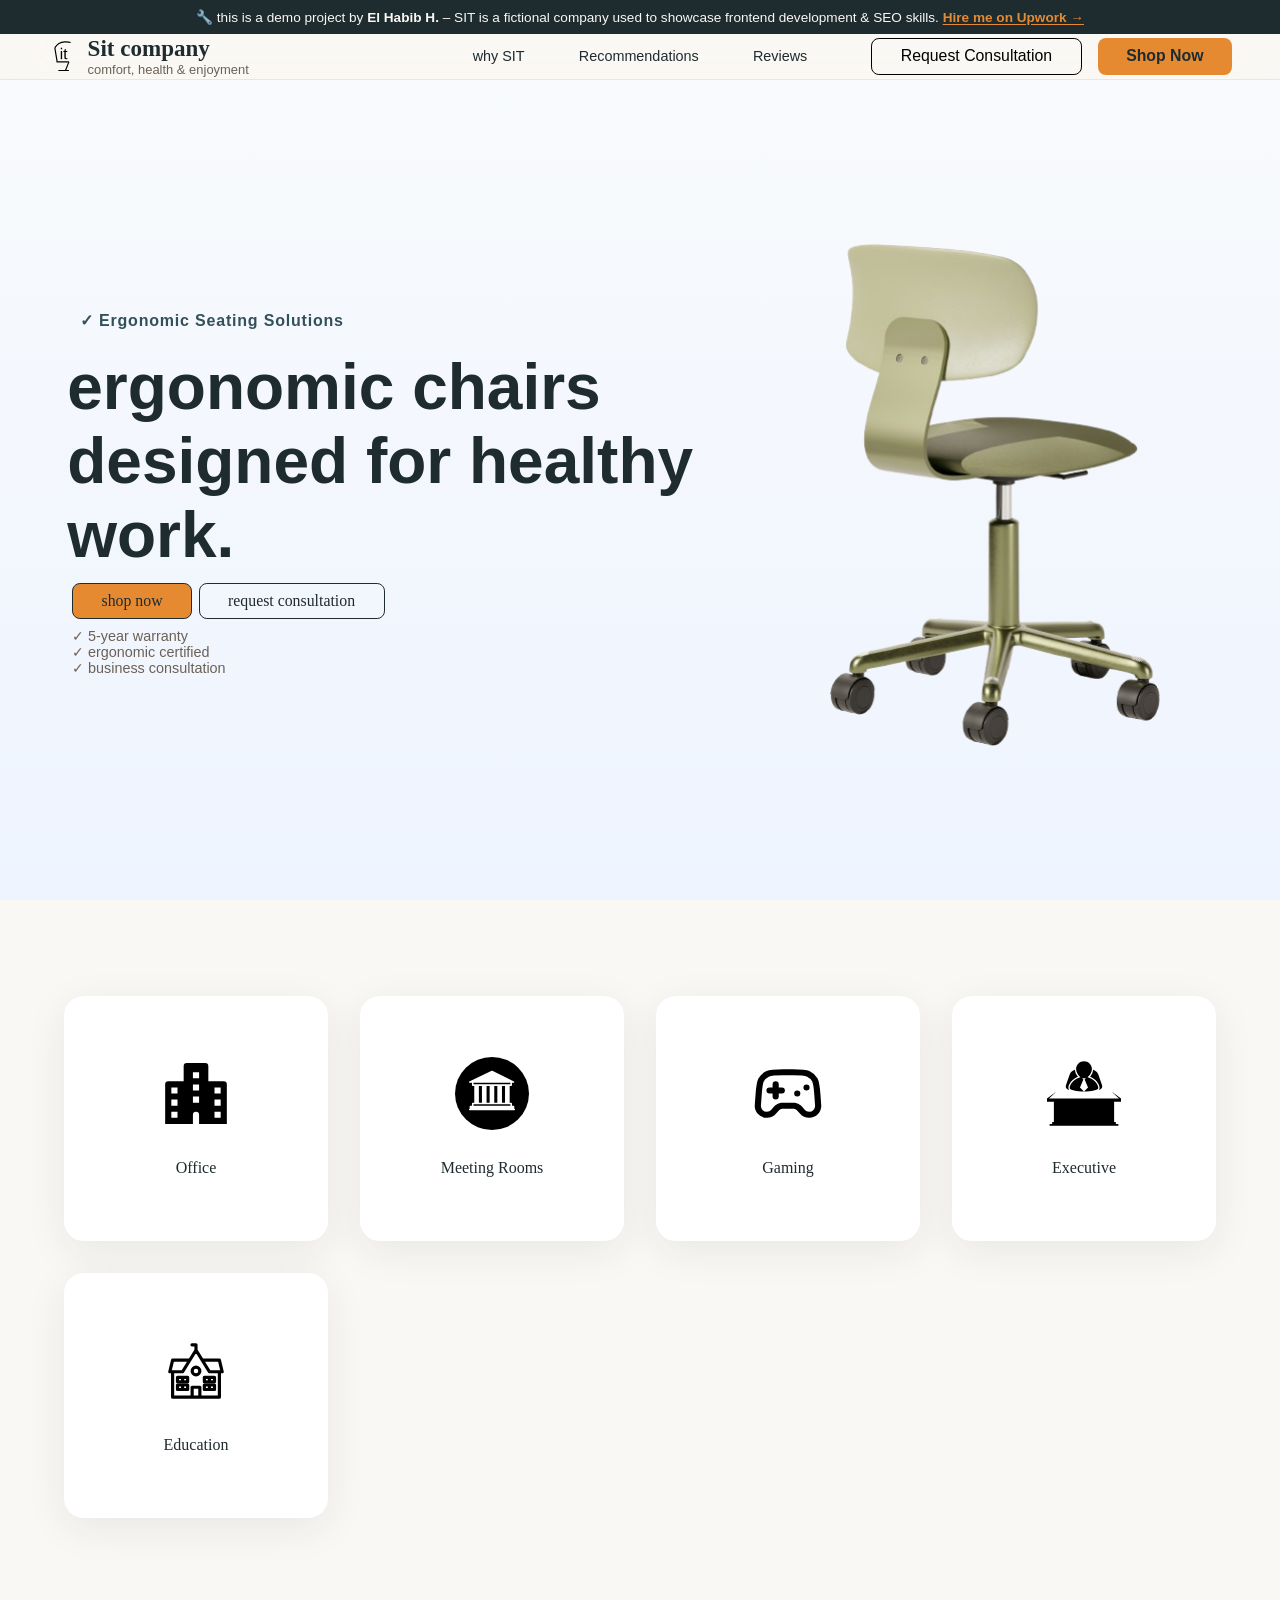
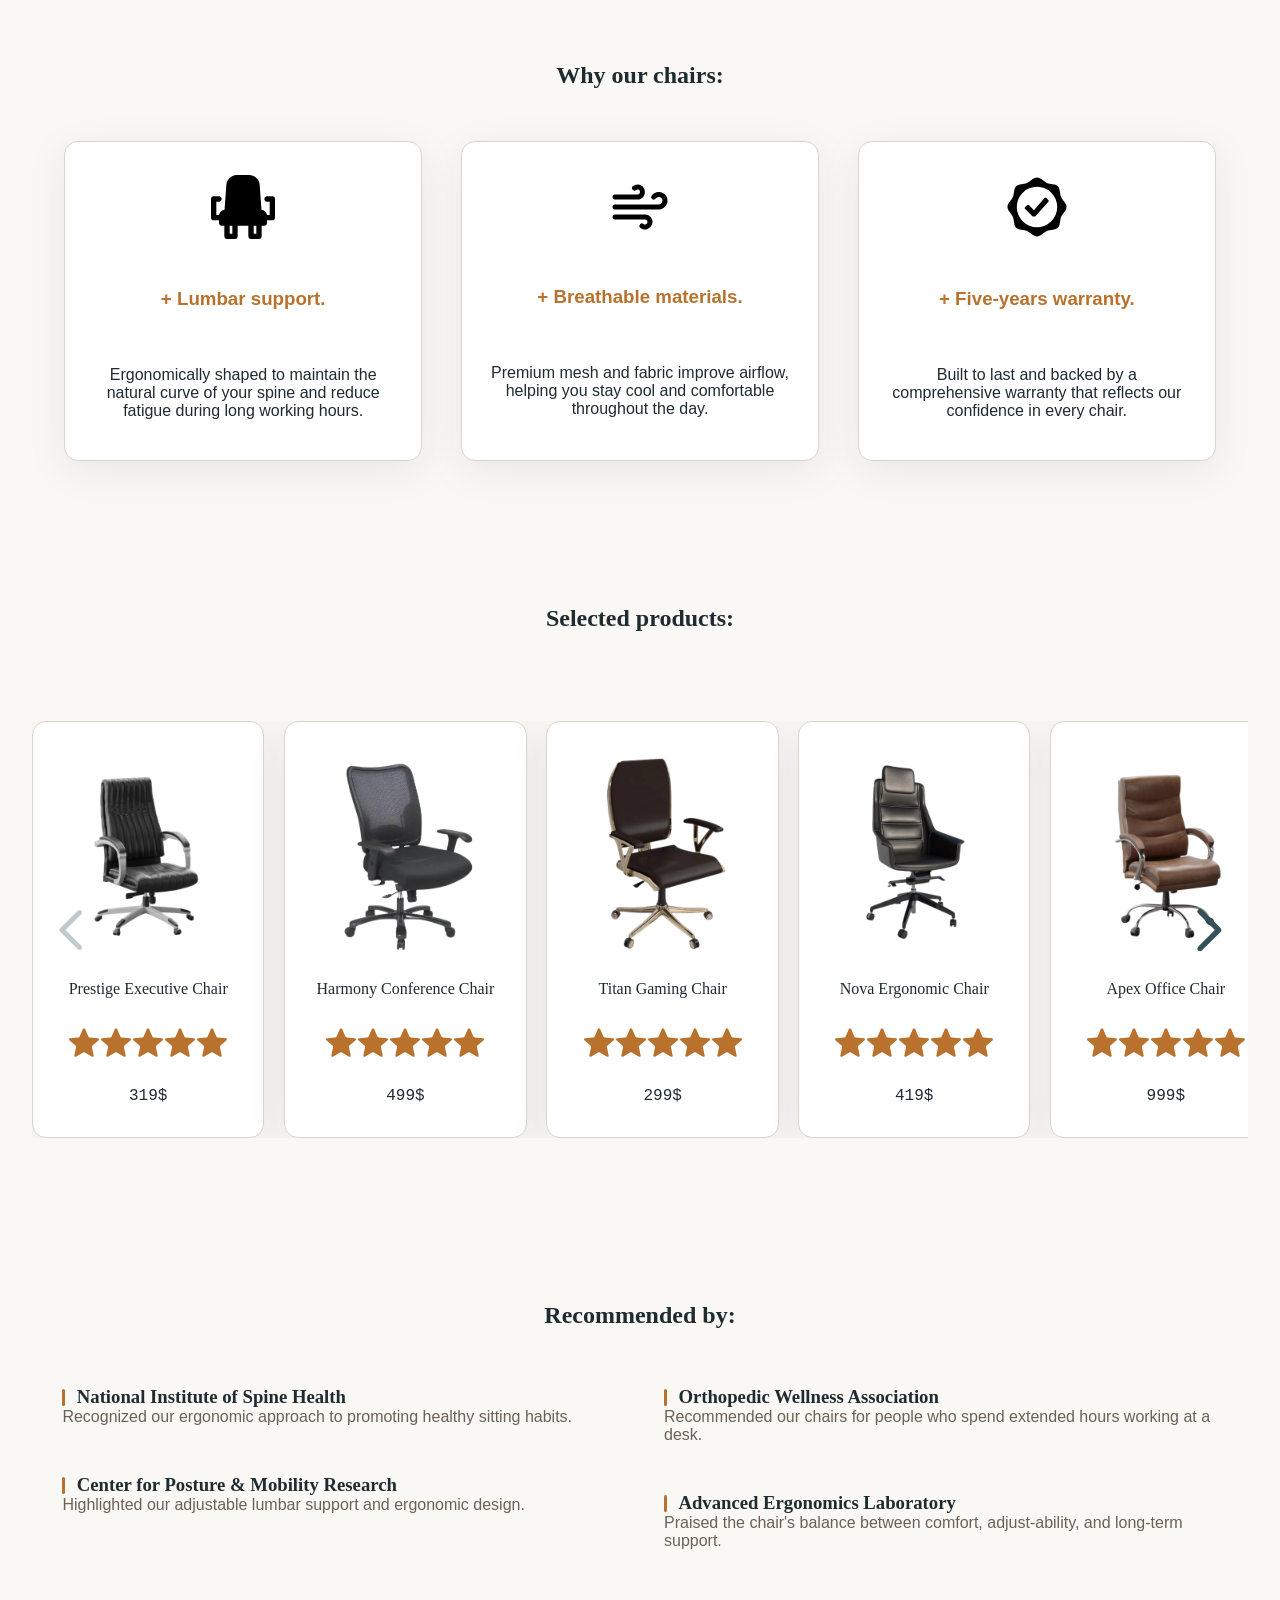
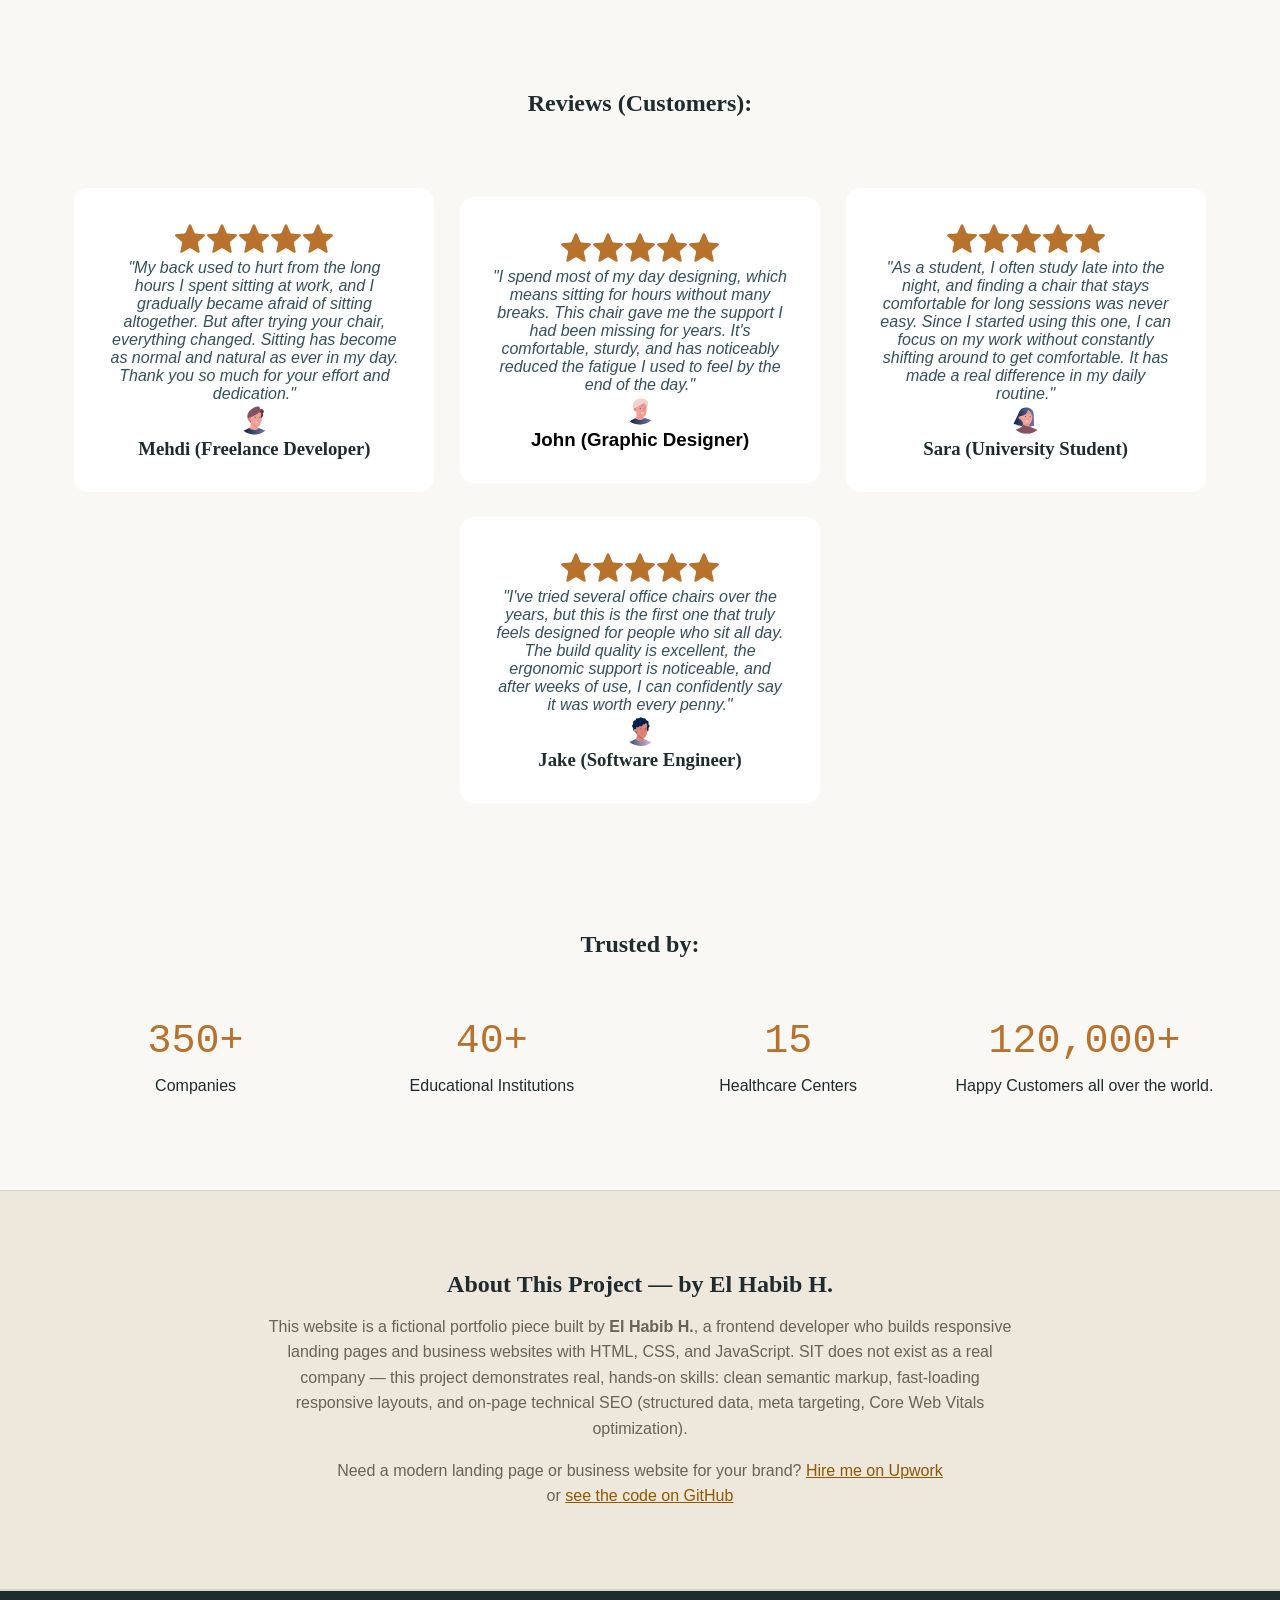
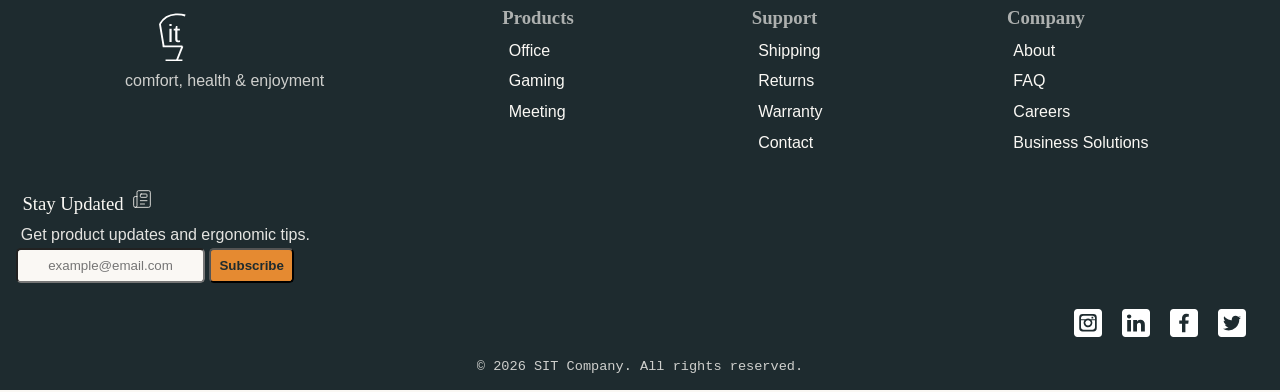
<file: index.html>
<!DOCTYPE html>
<html lang="en">
	<head>
		<meta charset="UTF-8">
		<meta name="viewport" content="width=device-width, initial-scale=1.0" >
        
        <link rel="icon" type="image/x-icon" href="./assets/icons/favicon/favicon.ico">
        <link rel="icon" type="image/png" sizes="16x16" href="./assets/icons/favicon/favicon-16x16.png">
        <link rel="icon" type="image/png" sizes="32x32" href="./assets/icons/favicon/favicon-32x32.png">
        <link rel="apple-touch-icon" sizes="180x180" href="./assets/icons/favicon/apple-touch-icon.png">
        <link rel="icon" type="image/png" sizes="192x192" href="./assets/icons/favicon/android-chrome-192x192.png">
        <link rel="icon" type="image/png" sizes="512x512" href="./assets/icons/favicon/android-chrome-512x512.png">
                      
		<title>SIT Company</title>
		<meta name="description" content="Ergonomic chairs designed to keep you comfortable, productive, and free from back pain." />

        <link rel="canonical" href="https://sit-company.pages.dev/">
        <script type="application/ld+json">
            {
              "@context": "https://schema.org",
              "@graph": [
                {
                    "@type": "Organization",
                    "name": "SIT Company",
                    "url": "https://sit-company.pages.dev/",
                    "logo": "https://sit-company.pages.dev/assets/icons/logo.svg",
                    "description": "Ergonomic chairs designed to keep you comfortable, productive, and free from back pain."
                },
                { "@type": "Product", "name": "Prestige Executive Chair", "offers": { "@type": "Offer", "price": "319", "priceCurrency": "USD", "availability": "https://schema.org/InStock" } },
                { "@type": "Product", "name": "Harmony Conference Chair", "offers": { "@type": "Offer", "price": "499", "priceCurrency": "USD", "availability": "https://schema.org/InStock" } },
                { "@type": "Product", "name": "Titan Gaming Chair", "offers": { "@type": "Offer", "price": "299", "priceCurrency": "USD", "availability": "https://schema.org/InStock" } },
                { "@type": "Product", "name": "Nova Ergonomic Chair", "offers": { "@type": "Offer", "price": "419", "priceCurrency": "USD", "availability": "https://schema.org/InStock" } },
                { "@type": "Product", "name": "Apex Office Chair", "offers": { "@type": "Offer", "price": "999", "priceCurrency": "USD", "availability": "https://schema.org/InStock" } },
                { "@type": "Product", "name": "Focus Study Chair", "offers": { "@type": "Offer", "price": "249", "priceCurrency": "USD", "availability": "https://schema.org/InStock" } }
  ]
}
        </script>
        <link rel="stylesheet" href="./main.css">
	</head>
	<body>

        <!-- ======== Demo Banner ======== -->
        <div class="demo-banner">
            <div class="container">
            	<p>
		        🔧 this is a demo project by <strong>El Habib H.</strong> – SIT is a fictional company used to showcase frontend development &amp; SEO skills.
                <a href="https://www.upwork.com/freelancers/~01af3ead7831321b86" target="_blank">Hire me on Upwork →</a>
		        </p>
            </div>
        </div>

        <!-- ======== Header ======== -->
		<header>
			<section class="left-part-t">
				<img src="./assets/icons/logo.svg" alt="" style="width: 30px; height: 30px;">
				<div class="left-part">
					<p class="c-name">Sit company</p>
					<p class="slogan">comfort, health &amp; enjoyment</p>
				</div>
			</section>
			<nav class="center-part">
				<a href="#why">why SIT</a>
				<a href="#recommended">Recommendations</a>
				<a href="#reviews">Reviews</a>
			</nav>
			<section class="right-part">
				<a class="contact" href="./demo/demo-page.html?section=consultation">Request Consultation</a>
				<a class="shop" href="./demo/demo-page.html?section=shop">Shop Now</a>
			</section>
		</header>

		<main>
        <!-- ======== Hero ======== -->
		<section class="hero">
			<div class="left">
				<p class="sub-title">✓ ergonomic seating solutions</p>
				<p class="title">ergonomic chairs designed for healthy work.</p>
				<div class="cta-container">
					<nav class="top">
						<a class="shop" href="./demo/demo-page.html?section=shop">shop now</a> 
						<a class="contact" href="./demo/demo-page.html?section=consultation">request consultation</a>
					</nav>
					<div class="bottom">
						<p class="slogan">✓ 5-year warranty</p>
						<p class="slogan">✓ ergonomic certified</p>
						<p class="slogan">✓ business consultation</p>
					</div>
				</div>
			</div>
			<div class="right">
			</div>
		</section>

        <!-- ======== Examples ======== -->
		<section class="examples">

			<div class="card">
				<img class="icon" src="./assets/icons/office.svg" alt="">
				<p class="text">Office</p>
			</div>
	
			<div class="card">
		    	<img class="icon" src="./assets/icons/meeting.svg" alt="">
				<p class="text">Meeting Rooms</p>
			</div>

			<div class="card">
				<img class="icon" src="./assets/icons/gaming.svg" alt="">
				<p class="text">Gaming</p>
			</div>
	
			<div class="card">
				<img class="icon" src="./assets/icons/executive.svg" alt="">
				<p class="text">Executive</p>
			</div>
	
			<div class="card">
				<img class="icon" src="./assets/icons/education.svg" alt="">
				<p class="text">Education</p>
			</div>
		</section>

			<!--=====Why================================-->
			<section id="why" class="why">
				<h2 class="section-title">Why our chairs:</h2>
				<section>
					<div class="card">
						<img class="icon" src="./assets/icons/lumbar-support.svg" alt="">
						<h3 class="title">+ Lumbar support.</h3>
						<p class="discription">Ergonomically shaped to maintain the natural curve of your spine and reduce fatigue during long working hours.</p>
					</div>
					<div class="card">
						<img class="icon" src="./assets/icons/breathable-materials.svg" alt="">
						<h3 class="title">+ Breathable materials.</h3>
						<p class="discription">Premium mesh and fabric improve airflow, helping you stay cool and comfortable throughout the day.</p>
					</div>
					<div class="card">
						<img class="icon" src="./assets/icons/five-years-warranty.svg" alt="">
						<h3 class="title">+ Five-years warranty.</h3>
						<p class="discription">Built to last and backed by a comprehensive warranty that reflects our confidence in every chair.</p>
					</div>
				</section>
			</section>

			<!--=====Selected================================-->
			<section class="selected">
				<h2 class="section-title">Selected products:</h2>
				<section class="slider">
					<button class="prev" aria-label="Previous product"></button>
					<section class="viewport">
						<div class="track">
							<div class="product">
								<img class="product-img" src="./assets/products/chair11.png" width="500" height="500" alt="Black leather executive chair with high back, padded armrests, and chrome base">
								<p class="product-name">Prestige Executive Chair</p>
								<div class="star-rating" role="img" aria-label="5 out of 5 stars">
									<span class="star" aria-hidden="true"></span>
									<span class="star" aria-hidden="true"></span>
									<span class="star" aria-hidden="true"></span>
									<span class="star" aria-hidden="true"></span>
									<span class="star" aria-hidden="true"></span>
								</div>
								<p class="product-price">319$</p>

							</div>
							<div class="product">
								<img class="product-img" src="./assets/products/chair22.png" width="500" height="500" alt="Dark grey office chair with a slightly mesh backrest, padded T-shaped armrests detached from the backrest, height-adjustable gas lift, and a matching grey five-point base">
								<p class="product-name">Harmony Conference Chair</p>
								<div class="star-rating" role="img" aria-label="5 out of 5 stars">
									<span class="star" aria-hidden="true"></span>
									<span class="star" aria-hidden="true"></span>
									<span class="star" aria-hidden="true"></span>
									<span class="star" aria-hidden="true"></span>
									<span class="star" aria-hidden="true"></span>
								</div>
								<p class="product-price">499$</p>
							</div>

							<div class="product">
								<img class="product-img" src="./assets/products/chair33.png" width="500" height="500" alt="Black and red racing-style gaming chair with high back and integrated headrest">
								<p class="product-name">Titan Gaming Chair</p>
								<div class="star-rating" role="img" aria-label="5 out of 5 stars">
									<span class="star" aria-hidden="true"></span>
									<span class="star" aria-hidden="true"></span>
									<span class="star" aria-hidden="true"></span>
									<span class="star" aria-hidden="true"></span>
									<span class="star" aria-hidden="true"></span>
								</div>
								<p class="product-price">299$</p>
							</div>
	
							<div class="product">
								<img class="product-img" src="./assets/products/chair44.png" width="500" height="500" alt="Grey ergonomic office chair with mesh backrest and adjustable armrests">
								<p class="product-name">Nova Ergonomic Chair</p>
								<div class="star-rating" role="img" aria-label="5 out of 5 stars">
									<span class="star" aria-hidden="true"></span>
									<span class="star" aria-hidden="true"></span>
									<span class="star" aria-hidden="true"></span>
									<span class="star" aria-hidden="true"></span>
									<span class="star" aria-hidden="true"></span>
								</div>
								<p class="product-price">419$</p>
							</div>
	
							<div class="product">
								<img class="product-img" src="./assets/products/chair55.png" width="500" height="500" alt="Premium black leather office chair with high back and adjustable headrest">
								<p class="product-name">Apex Office Chair</p>
								<div class="star-rating" role="img" aria-label="5 out of 5 stars">
									<span class="star" aria-hidden="true"></span>
									<span class="star" aria-hidden="true"></span>
									<span class="star" aria-hidden="true"></span>
									<span class="star" aria-hidden="true"></span>
									<span class="star" aria-hidden="true"></span>
								</div>
								<p class="product-price">999$</p>
							</div>
	
							<div class="product">
								<img class="product-img" src="./assets/products/chair66.png" width="538" height="464" alt="Compact fabric task chair without armrests, suited for a study desk">
								<p class="product-name">Focus Study Chair</p>
								<div class="star-rating" role="img" aria-label="5 out of 5 stars">
									<span class="star" aria-hidden="true"></span>
									<span class="star" aria-hidden="true"></span>
									<span class="star" aria-hidden="true"></span>
									<span class="star" aria-hidden="true"></span>
									<span class="star" aria-hidden="true"></span>
								</div>
								<p class="product-price">249$</p>
							</div>
						</div>
					</section>
					<button class="next" aria-label="Next product"></button>
				</section>
			</section>

			<!--=====Recommended================================-->
			<section class="recommended" id="recommended">
				<h2 class="section-title">Recommended by:</h2>
				<section>
					<div class="column">
						<div>
							<h3 class="name">National Institute of Spine Health</h3>
							<p class="quote">Recognized our ergonomic approach to promoting healthy sitting habits.</p>
						</div>

						<div>
							<h3 class="name">Center for Posture &amp; Mobility Research</h3>
							<p class="quote">Highlighted our adjustable lumbar support and ergonomic design.</p>
						</div>
					</div>

					<div class="column">
						<div>
							<h3 class="name">Orthopedic Wellness Association</h3>
							<p class="quote">Recommended our chairs for people who spend extended hours working at a desk.</p>
						</div>

						<div>
							<h3 class="name">Advanced Ergonomics Laboratory</h3>
							<p class="quote">Praised the chair's balance between comfort, adjust-ability, and long-term support.</p>
						</div>
					</div>
				</section>
			</section>

			<!--=====Reviews================================-->
			<section class="reviews" id="reviews">
				<h2 class="section-title">Reviews (Customers):</h2>
				<section class="container">
					<div class="card">
						<div class="star-rating" role="img" aria-label="5 out of 5 stars">
							<span class="star" aria-hidden="true"></span>
							<span class="star" aria-hidden="true"></span>
							<span class="star" aria-hidden="true"></span>
							<span class="star" aria-hidden="true"></span>
							<span class="star" aria-hidden="true"></span>
						</div>
						<p class="quote">"My back used to hurt from the long hours I spent sitting at work, and I gradually became afraid of sitting altogether. But after trying your chair, everything changed. Sitting has become as normal and natural as ever in my day. Thank you so much for your effort and dedication."</p>
						<img class="avatar" src="./assets/icons/a-mehdi.svg" width="800" height="800" alt="">
						<h3 class="name">Mehdi (Freelance Developer)</h3>
					</div>

					<div class="card">
						<div class="star-rating" role="img" aria-label="5 out of 5 stars">
							<span class="star" aria-hidden="true"></span>
							<span class="star" aria-hidden="true"></span>
							<span class="star" aria-hidden="true"></span>
							<span class="star" aria-hidden="true"></span>
							<span class="star" aria-hidden="true"></span>
						</div>
						<p class="quote">"I spend most of my day designing, which means sitting for hours without many breaks. This chair gave me the support I had been missing for years. It's comfortable, sturdy, and has noticeably reduced the fatigue I used to feel by the end of the day."</p>
						<img class="avatar" src="./assets/icons/a-john.svg" width=800 height=800 alt="">
						<h3>John (Graphic Designer)</h3>
					</div>

					<div class="card">
						<div class="star-rating" role="img" aria-label="5 out of 5 stars">
							<span class="star" aria-hidden="true"></span>
							<span class="star" aria-hidden="true"></span>
							<span class="star" aria-hidden="true"></span>
							<span class="star" aria-hidden="true"></span>
							<span class="star" aria-hidden="true"></span>
						</div>
						<p class="quote">"As a student, I often study late into the night, and finding a chair that stays comfortable for long sessions was never easy. Since I started using this one, I can focus on my work without constantly shifting around to get comfortable. It has made a real difference in my daily routine."</p>
						<img class="avatar" src="./assets/icons/a-sara.svg" width="800" height="800" alt="">
						<h3 class="name">Sara (University Student)</h3>
					</div>

					<div class="card">
						<div class="star-rating" role="img" aria-label="5 out of 5 stars">
							<span class="star" aria-hidden="true"></span>
							<span class="star" aria-hidden="true"></span>
							<span class="star" aria-hidden="true"></span>
							<span class="star" aria-hidden="true"></span>
							<span class="star" aria-hidden="true"></span>
						</div>
						<p class="quote">"I've tried several office chairs over the years, but this is the first one that truly feels designed for people who sit all day. The build quality is excellent, the ergonomic support is noticeable, and after weeks of use, I can confidently say it was worth every penny."</p>
						<img class="avatar" src="./assets/icons/a-jake.svg" width="800" height="800" alt="">
						<h3 class="name">Jake (Software Engineer)</h3>
					</div>
				</section>
			</section>

			<!--=====Trusted================================-->
			<section class="trusted">
				<h2 class="section-title">Trusted by:</h2>
				<section class="container">
					<div class="card">
						<p class="number">350+</p>
						<p class="entity">Companies</p>
					</div>
					<div class="card">
						<p class="number">40+</p>
						<p class="entity">Educational Institutions</p>
					</div>
					<div class="card">
						<p class="number">15</p>
						<p class="entity">Healthcare Centers</p>
					</div>
					<div class="card">
						<p class="number">120,000+</p>
						<p class="entity">Happy Customers all over the world.</p>
					</div>
				</section>
			</section>

		</main>

<!-- ======== Case-study ======== -->
        <section id="case-study" class="case-study">
            <div class="container">
                <h2 class="section-title">About This Project — by El Habib H.</h2>
                <p>
                This website is a fictional portfolio piece built by <strong>El Habib H.</strong>, a frontend developer who builds responsive landing pages and business websites with HTML, CSS, and JavaScript. SIT does not exist as a real company — this project demonstrates real, hands-on skills: clean semantic markup, fast-loading responsive layouts, and on-page technical SEO (structured data, meta targeting, Core Web Vitals optimization).
                </p>
                <p>
                Need a modern landing page or business website for your brand?
                <a href="https://www.upwork.com/freelancers/~01af3ead7831321b86" target="_blank">Hire me on Upwork</a>
                <br class="cta-break">
                <span class="cta-or">or</span> <a href="https://github.com/elhabib-creator/sit-company.git" target="_blank">see the code on GitHub</a>
                </p>
            </div>
        </section>

        <!--=====Footer================================-->
		<footer>
			<!--++++++++++ligne one++++++++++-->
			<section class="row-one">
				<section class="top">
					<div class="column">
						<a class="home" href="./index.html"><img class="brand-LOGO" src="./assets/icons/logo.svg" width="48" height="48" alt="SIT — homepage"></a>
						<p class="slogan">comfort, health &amp; enjoyment</p>
					</div>
					<nav class="column">
						<h3>Products</h3>
						<a href="./demo/demo-page.html?section=office">Office</a>
						<a href="./demo/demo-page.html?section=gaming">Gaming</a>
						<a href="./demo/demo-page.html?section=meeting">Meeting</a>
					</nav>
					<nav class="column">
						<h3>Support</h3>
						<a href="./demo/demo-page.html?section=shipping">Shipping</a>
						<a href="./demo/demo-page.html?section=returns">Returns</a>
						<a href="./demo/demo-page.html?section=warranty">Warranty</a>
						<a href="./demo/demo-page.html?section=contact-us">Contact</a>
					</nav>
					<nav class="column">
						<h3>Company</h3>
						<a href="./demo/demo-page.html?section=about">About</a>
						<a href="./demo/demo-page.html?section=company">FAQ</a>
						<a href="./demo/demo-page.html?section=careers">Careers</a>
						<a href="./demo/demo-page.html?section=contact-us">Business Solutions</a>
					</nav>
		    		</section>

				<section class="bottom">
					<h3 class="title">Stay updated</h3>
					<p class="paragraphe">Get product updates and ergonomic tips.</p>
                    <form class="newsletter">
                        <label for="newsletter-email" class="visually-hidden">Email address</label>
                        <input id="newsletter-email" type="email" name="email" placeholder="example@email.com" required>
                        <button type="submit" class="subscribe">Subscribe</button>
                    </form>
				</section>
			</section>

			<!--++++++++ligne two+++++++++-->
			<nav class="row-two">
				<a href="./demo/demo-link.html?from=instagram" target="_blank"><img class="icon" alt="Instagram" src="/assets/icons/instagram.svg"></a>
				<a href="./demo/demo-link.html?from=linkedin" target="_blank"><img class="icon" alt="LinkedIn" src="/assets/icons/linkedin.svg"></a>
				<a href="demo/demo-link.html?from=facebook" target="_blank"><img class="icon" alt="Facebook" src="/assets/icons/facebook.svg"></a>
				<a href="demo/demo-link.html?from=x" target="_blank"><img class="icon" alt="X" src="/assets/icons/x.svg"></a>
			</nav>
			<!--++++++++ligne tree++++++++-->
			<section class="row-tree">
				<p>© 2026 SIT Company. All rights reserved.</p>
			</section>
		</footer>

		<script src="./script.js" defer></script>

	</body>
</html>
</file>
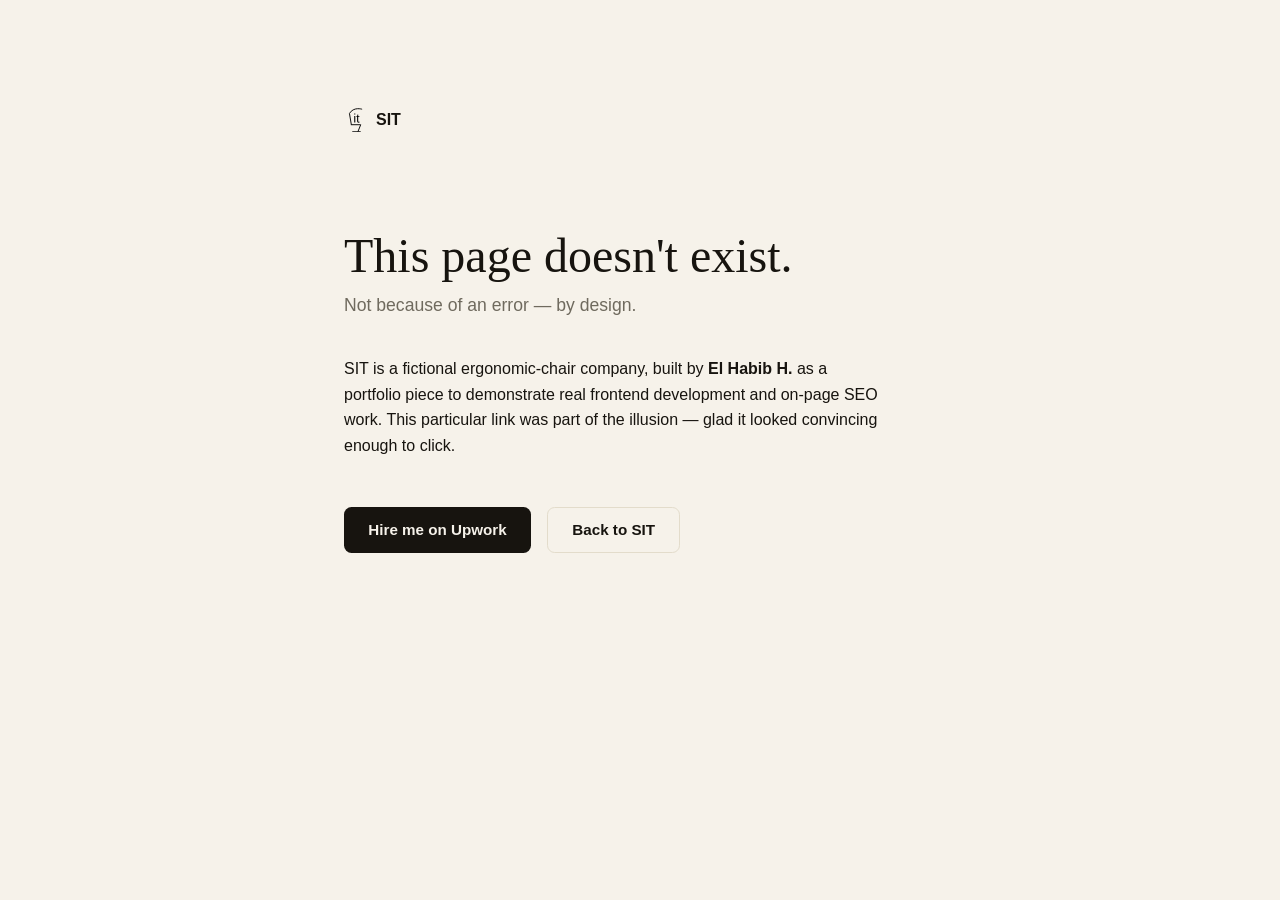
<file: demo/demo-link.html>
<!DOCTYPE html>
<html lang="en">
	<head>
		<meta charset="UTF-8">
		<meta name="viewport" content="width=device-width, initial-scale=1.0" />
		<title>Not a real page — SIT</title>
		<meta name="description" content="This link is part of a fictional portfolio project by El Habib H., demonstrating frontend development and SEO skills.">
		<meta name="robots" content="noindex, nofollow">
		<link rel="stylesheet" href="demo-link.css">
	</head>
	<body>
		<main class="demo-link">
			<a class="brand" href="/index.html">
				<img src="/assets/icons/logo.svg" alt="">
				<span>SIT</span>
			</a>

			<h1 id="dl-headline">This page doesn't exist.</h1>
			<p id="dl-subline" class="lede">Not because of an error — by design.</p>

			<p class="explain">
				SIT is a fictional ergonomic-chair company, built by <strong>El Habib H.</strong> as a portfolio piece to demonstrate real frontend development and on-page SEO work. This particular link was part of the illusion — glad it looked convincing enough to click.
			</p>

			<div class="actions">
				<a class="btn primary" href="https://www.upwork.com/freelancers/~01af3ead7831321b86" target="_blank">Hire me on Upwork</a>
				<a class="btn secondary" href="/index.html">Back to SIT</a>
			</div>
		</main>

		<script>
			const PLATFORMS = {
				instagram: { name: "Instagram", noun: "account" },
				linkedin:  { name: "LinkedIn",  noun: "page" },
				facebook:  { name: "Facebook",  noun: "page" },
				x:         { name: "X",         noun: "account" },
				twitter:   { name: "X",         noun: "account" }
			};

			const params = new URLSearchParams(window.location.search);
			const platform = PLATFORMS[(params.get("from") || "").toLowerCase()];

			if (platform) {
				document.getElementById("dl-headline").textContent =
					`This ${platform.name} ${platform.noun} doesn't exist.`;
				document.getElementById("dl-subline").textContent =
					"SIT never had one — not for real, anyway.";
			}
		</script>
	</body>
</html>
</file>
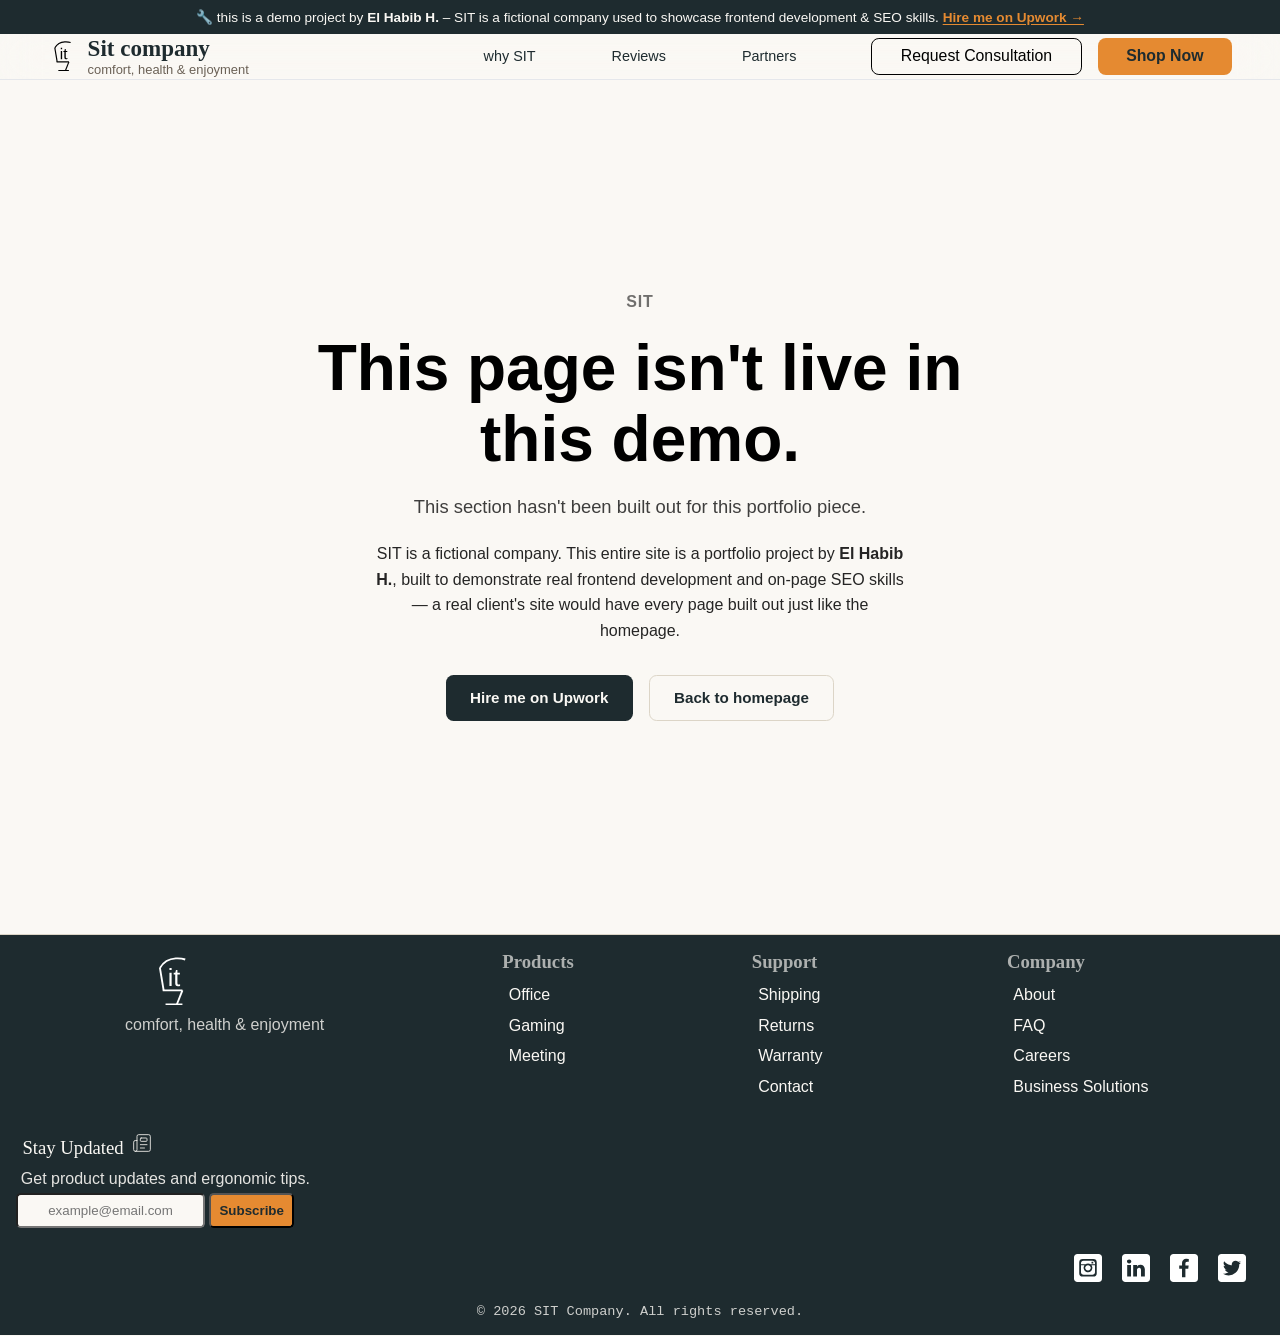
<file: demo/demo-page.html>
<!DOCTYPE html>
<html lang="en">
	<head>
		<meta charset="UTF-8">
		<meta name="viewport" content="width=device-width, initial-scale=1.0" />
        <link rel="icon" type="image/x-icon" href="../assets/icons/favicon/favicon.ico">
		<title>Section not available — SIT</title>
		<meta name="description" content="This page is part of a fictional company built by El Habib H. as a frontend development and SEO portfolio project.">
		<meta name="robots" content="noindex, nofollow">
		<link rel="stylesheet" href="../main.css">
		<link rel="stylesheet" href="./demo-page.css">

        <script src="../script.js" defer></script>

	</head>

<body>
<!-- ======== Demo Banner ======== -->
<div class="demo-banner">
    <div class="container">
        <p>
        🔧 this is a demo project by <strong>El Habib H.</strong> – SIT is a fictional company used to showcase frontend development &amp; SEO skills.
        <a href="https://www.upwork.com/freelancers/~01af3ead7831321b86" target="_blank">Hire me on Upwork →</a>
        </p>
    </div>
</div>

<!-- ======== Header ======== -->
<header>
    <section class="left-part-t">
        <a href="../index.html" class="logo-link">
            <img src="../assets/icons/logo.svg" style="width: 30px; height: 30px;">
        </a>
        <div class="left-part">
            <p class="c-name">Sit company</p>
            <p class="slogan">comfort, health &amp; enjoyment</p>
        </div>
    </section>
    <nav class="center-part">
        <a href="../index.html#why">why SIT</a>
        <a href="../index.html#reviews">Reviews</a>
        <a href="../index.html#partners">Partners</a>
    </nav>
    <section class="right-part">
        <a class="contact" href="./demo-page.html?section=consultation">Request Consultation</a>
        <a class="shop" href="./demo-page.html?section=shop">Shop Now</a>
    </section>
</header>

<!-- ======== Page Notice ======== -->
<main>
    <section class="page-notice">
        <p class="crumb" id="pn-crumb">SIT</p>
        <h1 id="pn-title">This page isn't live in this demo.</h1>
        <p class="lede" id="pn-blurb">This section hasn't been built out for this portfolio piece.</p>
        <p class="explain">
            SIT is a fictional company. This entire site is a portfolio project by <strong>El Habib H.</strong>, built to demonstrate real frontend development and on-page SEO skills — a real client's site would have every page built out just like the homepage.
        </p>
        <div class="actions">
            <a class="shop" href="https://www.upwork.com/freelancers/~01af3ead7831321b86" target="_blank">Hire me on Upwork</a>
            <a class="contact" href="../index.html">Back to homepage</a>
        </div>
    </section>
</main>

<!-- ======== Footer ======== -->
<footer>
    <!--++++++++++ligne one++++++++++-->
    <section class="row-one">
        <section class="top">
            <div class="column">
                <a class="home" href="../index.html"><img class="brand-LOGO" src="../assets/icons/logo.svg" width="48" height="48"></a>
                <p class="slogan">comfort, health &amp; enjoyment</p>
            </div>
            <nav class= "column">
                <h3>Products</h3>
                <a href="./demo-page.html?section=office">Office</a>
                <a href="./demo-page.html?section=gaming">Gaming</a>
                <a href="./demo-page.html?section=meeting">Meeting</a>
            </nav>
            <nav class="column">
                <h3>Support</h3>
                <a href="./demo-page.html?section=shipping">Shipping</a>
                <a href="./demo-page.html?section=returns">Returns</a>
                <a href="./demo-page.html?section=warranty">Warranty</a>
                <a href="./demo-page.html?section=contact">Contact</a>
            </nav>
            <nav class="column">
                <h3>Company</h3>
                <a href="./demo-page.html?section=about">About</a>
                <a href="./demo-page.html?section=company">FAQ</a>
                <a href="./demo-page.html?section=careers">Careers</a>
                <a href="./demo-page.html?section=contact">Business Solutions</a>
            </nav>
            </section>

        <section class="bottom">
            <h3 class="title">Stay updated</h3>
            <p class="paragraphe">Get product updates and ergonomic tips.</p>
            <form class="newsletter">
                <label for="newsletter-email" class="visually-hidden">Email address</label>
                <input id="newsletter-email" type="email" name="email" placeholder="example@email.com" required>
                <button type="submit" class="subscribe">Subscribe</button>
            </form>
        </section>
    </section>

    <!--++++++++ligne two+++++++++-->
    <nav class="row-two">
        <a target="_blank" href="./demo-link.html?from=instagram"><img class="icon" alt="Instagram" src="../assets/icons/instagram.svg"></a>
        <a target="_blank" href="./demo-link.html?from=linkedin"><img class="icon" alt="LinkedIn" src="../assets/icons/linkedin.svg"></a>
        <a target="_blank" href="./demo-link.html?from=facebook"><img class="icon" alt="Facebook" src="../assets/icons/facebook.svg"></a>
        <a target="_blank" href="./demo-link.html?from=x"><img class="icon" alt="X" src="../assets/icons/x.svg"></a>
    </nav>
    <!--++++++++ligne tree++++++++-->
    <section class="row-tree">
        <p>© 2026 SIT Company. All rights reserved.</p>
    </section>
</footer>

<script>
    const SECTIONS = {
        office:   { category: "Products", title: "Office Chairs", blurb: "chairs designed for professionals working 8+ hours a day" },
        gaming:   { category: "Products", title: "Gaming & Streaming Chairs", blurb: "SIT's gaming and streaming chair lineup" },
        meeting:  { category: "Products", title: "Conference & Meeting Chairs", blurb: "seating for conference and meeting rooms" },
        shipping: { category: "Support", title: "Shipping", blurb: "shipping times and delivery policy" },
        returns:  { category: "Support", title: "Returns", blurb: "the return policy and eligibility" },
        warranty: { category: "Support", title: "Warranty", blurb: "the 5-year warranty coverage" },
        contact: { category: "Support", title: "Contact", blurb: "SIT's support team" },
        shop: { category: "Products", title: "Full Shop", blurb: "the complete chair catalog, filterable by need and category" },
        consultation: { category: "Get Started", title: "Request Consultation", blurb: "a personalized consultation to find the right chair" },
        about:    { category: "Company", title: "About SIT", blurb: "SIT's story and mission" },
        faq:      { category: "Company", title: "FAQ", blurb: "answers to common questions about SIT" },
        careers:  { category: "Company", title: "Careers", blurb: "SIT's open positions" },
        business: { category: "Company", title: "Business Solutions", blurb: "bulk orders and partnerships for companies and institutions" }
    };

    const params = new URLSearchParams(window.location.search);
    const section = SECTIONS[(params.get("section") || "").toLowerCase()];

    if (section) {
        document.getElementById("pn-crumb").textContent = `${section.category} / ${section.title}`;
        document.getElementById("pn-title").textContent = `${section.title} isn't live in this demo.`;
        document.getElementById("pn-blurb").textContent = `This is where you'd find ${section.blurb}.`;
    }
</script>

</body>
</html>
</file>
<file: main.css>
@font-face {
    font-family: "Fraunces";
    src: url("/fonts/Fraunces/"Fraunces-VariableFont_SOFT,WONK,opsz,wght.woff2) format("woff2");
    font-weight: 100 900;
    font-style: normal;
    font-display: swap;
}
@font-face {
    font-family: "Inter";
    src: url("/fonts/Inter/"Inter-VariableFont_opsz,wght.woff2) format("woff2");
    font-weight: 100 900;
    font-style: normal;
    font-display: swap;
}
@font-face {
    font-family: "Inter";
    src: url("/fonts/Inter/"Inter-Italic-VariableFont_opsz,wght.woff2) format("woff2");
    font-weight: 100 900;
    font-style: italic;
    font-display: swap;
}
@font-face {
    font-family: "IBM Plex Mono";
    src: url("/fonts/IBM-Plex-Mono/"IBMPlexMono-Regular.woff2) format(woff2);
    font-weight: 400;
    font-style: normal;
    font-display: swap;
}

:root {
	/* Color Identity */
	--ink: #1E2B2F; 
	--paper: #FAF8F4; 
	--mist: #EDE7DC; 
	--spine-gold: #B8722E; 
    --sping-gold-lighter: #E58A31;
    --sping-gold-darker: #8F5701;
	--chart-blue: #34505A; 
	--line: #DCD5C7; 
	--header-border-bottom-color: #E5E7EB;

	/* Typography */
	--heading-font: 'Fraunces', serif;
	--body-font: 'Inter', sans-serif;
	--mono-font: 'IBM Plex Mono', monospace;
	--header-font-size: clamp(0.9rem, 1vw, 1.4rem);
	--hero-title-font-size: clamp(2.3rem, 5vw, 5rem);

	/* Semantic Color Aliases */
	--primary-color: var(--ink);
	--secondary-color: var(--chart-blue);
	--accent-color: var(--spine-gold);
    --accent-color-lighter: var(--sping-gold-lighter);
    --accent-color-darker: var(--sping-gold-darker);
	--background-color: var(--paper);
	--surface-color: #FFFFFF;
	--text-color: var(--ink);
	--muted-color: #6B6156;
	--border-color: var(--line);
	--footer-background-color: var(--ink);
	--footer-text-color: var(--paper);

	/* Component tokens */
	--hero-background-color: linear-gradient(180deg, #F8FAFC, #EEF4FF);
	--card-imag-width: clamp(4rem, 7vw, 8rem);

	/* Effects */
	--shadow: 0 10px 40px rgba(30, 43, 47, .08);
	--border-radius: 14px;
}

/* ======== Reset & Base ======== */
* {
	margin: 0;
	padding: 0;
	box-sizing: border-box;
}

a {
	text-decoration: none;
	color: inherit;
}

body {
	padding-top: calc(var(--demo-banner-height) + var(--header-height));
	background: var(--background-color);
	font-family: var(--body-font);
}

main {
	display: flex;
	flex-direction: column;
	justify-content: flex-start;
}

.star-rating {
	display: flex !important;
	flex-direction: row !important;
	margin: .2rem;
	justify-content: center;
	align-items: center;
}

#star,
.star {
	width: 2rem;
	aspect-ratio: .4 / .4;
}

a:focus-visible,
button:focus-visible,
input:focus-visible {
	outline: 2px solid var(--accent-color);
	outline-offset: 2px;
	border-radius: 4px;
}

/* ======== Demo Banner ======== */
.demo-banner {
	position: fixed;
	top: 0;
	left: 0;
	width: 100%;
    min-height: 34px;
	height: auto;
	z-index: 1001;

	display: flex;
	align-items: center;
	justify-content: center;
	gap: 0.4rem;
	flex-wrap: wrap;
	padding-inline: 1rem;
	text-align: center;

	background: var(--ink);
	color: var(--paper);
	font-family: var(--body-font);
	font-size: clamp(0.7rem, 2vw, 0.85rem);
}

.demo-banner a {
	color: var(--sping-gold-lighter);
	font-weight: 600;
	text-decoration: underline;
	text-underline-offset: 2px;
}

.demo-banner a:hover {
	color: var(--paper);
}

/* ======== Header ======== */
header {
	position: fixed;
	top: var(--demo-banner-height);
	left: 0;
	width: 100%;
    min-height: 64px;
	height: auto;
	min-height: fit-content;
	backdrop-filter: blur(20px);
	-webkit-backdrop-filter: blur(20px);
	border-bottom: 1px solid var(--header-border-bottom-color);
	z-index: 1000;

	display: flex;
	justify-content: space-between;
	align-items: center;
	padding: 0 clamp(1rem, 4vw, 3rem);
	white-space: nowrap;
	font-size: var(--header-font-size);
	gap: 1rem;
}

header .left-part-t,
header .center-part {
	flex: 1 1 20%;
	font-size: var(--header-font-size);
}

header .left-part-t {
	display: flex;
	align-items: center;
	gap: 0.6rem;
}

header .left-part-t img.brand-logo {
	width: 30px;
	height: 30px;
}

header .left-part-t .left-part {
	display: flex;
	flex-direction: column;
	justify-content: center;
}

header .left-part-t .left-part .c-name {
	font-family: var(--heading-font);
	font-size: calc(var(--header-font-size) * 1.6);
	font-weight: 700;
	color: var(--text-color);
}

header .left-part-t .left-part .slogan {
	font-family: var(--body-font);
	color: var(--muted-color);
	font-size: calc(var(--header-font-size) * 0.9);
}

header .center-part {
	display: flex;
	justify-content: space-around;
	gap: 0.3rem;
	align-items: center;
}

header .center-part a {
	color: var(--text-color);
	font-family: var(--body-font);
	font-weight: 500;

	padding: 1em clamp(0.25em, 1.5vw, 1.8em);
	border-radius: 0.2em;
}

header .center-part a:hover,
header .center-part a.active {
	color: var(--accent-color);
	background: rgb(255 255 255 / 35%);
}

@keyframes target-highlight {
	from {
		background-color: var(--mist);
	}
	to {
		background-color: transparent;
	}
}

.why:target,
.recommended:target,
.reviews:target {
	animation: target-highlight 2s ease-out forwards;
}

@media (prefers-reduced-motion: reduce) {
	.why:target,
	.recommended:target,
	.reviews:target {
		animation: none;
	}
}

header .right-part {
	flex: 1 1 20%;
	display: flex;
	justify-content: flex-end;
	align-items: center;
	gap: 1rem;
}

header .right-part .shop,
header .right-part .contact {
	display: inline-flex;
	align-items: center;
	justify-content: center;
	font-size: calc(var(--header-font-size) * 1.1);
	padding: 1em 1.8em;
	border-radius: 0.5em;
	max-height: calc(var(--header-height) * 0.8);
}

header .right-part .shop {
	color: var(--primary-color);
	font-weight: 600;
	background: var(--accent-color-lighter);
	transition: all 200ms ease 200ms;
}

header .right-part .contact {
	border: currentColor solid 1px;
	transition: all 200ms ease 200ms;
}

header .right-part a.shop:hover {
	transform: scale(1.02);
	outline: 1px solid black;
}

header .right-part a.contact:hover {
	transform: scale(1.02);
	color: white;
	background-color: black;
	border: black solid 1px;
}

@media (max-width: 940px) {
	header .center-part {
		display: none;
	}

	header .left-part-t {
		flex: 1;
	}

	header .right-part {
		flex: 0 0 auto;
	}
}

@media (max-width: 700px) {
	header .right-part .contact {
		display: none;
	}
}

@media (max-width: 400px) {
	header .right-part a.shop {
		flex-shrink: 1;
		padding: 15% 10%;
		font-size: clamp(0.7rem, 5vw, 999px);
	}

	header .left-part-t .left-part p.c-name {
		flex-shrink: 1;
		font-size: clamp(0.75rem, 5.5vw, 999px);
	}

	header .left-part-t .left-part p.slogan {
		font-size: clamp(0.56rem, 4vw, 999px);
		white-space: normal;
	}

	header {
		gap: 2rem;
	}
}

/* ======== Hero ======== */
.hero {
	display: flex;
	min-height: calc(100vh - var(--header-height) - var(--demo-banner-height));
	align-items: stretch;
	padding-inline: 5%;
	background: var(--hero-background-color);
}

.hero .left {
	flex: 0 0 55vw;
	display: flex;
	flex-direction: column;
	justify-content: center;
	align-items: flex-start;
}

.hero .left .sub-title {
	color: var(--secondary-color);
	font-weight: 600;
	letter-spacing: .05em;
	text-transform: capitalize;
	padding: 1rem;
}

.hero .left .title {
	color: var(--primary-color);
	font-size: var(--hero-title-font-size);
	font-weight: 700;
	padding: 0.2rem;
}

.hero .left .cta-container {
	display: flex;
	flex-direction: column;
	gap: 1vh;
	padding: 0.5rem;
}

.hero .left .cta-container .top {
	gap: 0.4rem;
	display: flex;
	flex-wrap: wrap;
	justify-content: center;
}

.hero .left .cta-container .top .shop {
	color: var(--text-color);
	font-size: calc(var(--header-font-size) * 1.1);
	font-family: var(--heading-font);
	background-color: var(--accent-color-lighter);
	padding: 1em 1.8em;
	border: 1px solid var(--primary-color);
	border-radius: 0.5em;
	max-height: calc(var(--header-height) * 0.8);
	display: inline-flex;
	justify-content: center;
	align-items: center;
	transition: all 100ms ease 100ms;
}

.hero .left .cta-container .top .shop:hover {
	transform: scale(1.02);
	border: black solid 1px;
}

.hero .left .cta-container .top .contact {
	color: var(--text-color);
	font-family: var(--heading-font);
	border-color: var(--accent-color);
	display: inline-flex;
	align-items: center;
	justify-content: center;
	font-size: calc(var(--header-font-size) * 1.1);
	padding: 1em 1.8em;
	border: 1px solid var(--primary-color);
	border-radius: 0.5em;
	max-height: calc(var(--header-height) * 0.8);
}

.hero .left .cta-container .top .contact:hover {
	color: white;
	transform: scale(1.02);
	background-color: black;
	border: black solid 1px;
}

.hero .left .cta-container .bottom .slogan {
	color: var(--muted-color);
	font-size: 0.9rem;
	font-family: var(--body-font);
}

.hero .right {
	flex: 0 0 35vw;
	background: url(../assets/images/chair-removebg-preview.png) no-repeat center / contain;
}

@media (max-width: 900px) {
	.hero .left {
		flex: 1;
		text-align: center;
		align-items: center;
		max-height: 78vh;
	}

	.hero .contact {
		display: block;
	}

	.hero .right {
		display: none;
		flex: none;
	}
}

/* ======== Examples ======== */
.examples {
	padding-block: clamp(3rem, 30vw, 6rem);
	display: grid;
	grid-template-columns: repeat(auto-fit, minmax(250px, 1fr));
    gap: 2rem;

    padding-inline: 5%;
}

.examples .card {
	display: flex;
	flex-direction: column;
	text-align: center;
	justify-content: center;
	align-items: center;
	background: var(--surface-color);
	border-radius: 20px;
	box-shadow: var(--shadow);
	height: fit-content;
	box-sizing: content-box;
	padding-block: 3rem;
	transition: transform 150ms ease;
}

.examples .card:hover {
	transform: scale(1.02);
}

.examples .card img.icon {
	width: var(--card-imag-width);
	height: auto;
	margin: .3rem;
	padding: .5rem;
}

.examples .card p.text {
	color: var(--primary-color);
	font-family: var(--heading-font);
	padding: 1rem;
}

/* ======== Why ======== */
.why {
	padding-block: 3rem;
	display: flex;
	flex-direction: column;
	gap: clamp(1rem, 4vw, 4rem);
	text-align: center;
    scroll-margin-top: calc( var(--demo-banner-height) + var(--header-height));
}

.why h2.section-title {
	color: var(--text-color);
	font-family: var(--heading-font);
}

.why section {
	display: grid;
    grid-template-columns: repeat(auto-fit, minmax(250px, 1fr));
	gap: clamp(1rem, 3vw, 3rem);
    
    padding-inline: 5%;
}

.why section .card {
	padding: 1rem;
	gap: clamp(0rem, 3vw, 3rem);
	flex: 0 0 clamp(calc(2 * var(--card-imag-width)), 18%, 25rem);
	min-height: clamp(3rem, 25vw, 50rem);

	display: flex;
	flex-direction: column;
	justify-content: center;
	align-items: center;

	background: var(--surface-color);
	border: 1px solid var(--border-color);
	border-radius: var(--border-radius);
	box-shadow: var(--shadow);
}

.why section .card img.icon {
	min-width: 60px;
}

.why section .card h3.title {
	color: var(--accent-color);
	font-family: var(--body-font);
	padding-block: .7rem;
}

.why section .card p.discription {
	color: var(--text-color);
	font-family: var(--body-font);
	text-align: center;
	padding-block: .4rem;
	max-width: 300px;
}

/* ======== Selected Products ======== */
.selected {
	padding-block: clamp(3rem, 30vw, 6rem);
	padding-inline: clamp(0.5rem, 2.5vw, 4rem);
	text-align: center;
	display: flex;
	flex-direction: column;
	gap: 7vw;
}

.selected h2.section-title {
	color: var(--text-color);
	font-family: var(--heading-font);
}

.selected .slider {
	display: flex;
	position: relative;
}

.selected .slider .viewport .track {
	display: flex;
	flex-flow: nowrap row;
	align-items: center;
	justify-content: space-around;
	gap: clamp(12px, 1.5vw, 30px);
	transition: transform .4s;
}

.selected .slider .viewport {
	display: flex;
	width: 100%;
	overflow-x: auto;
	overflow-y: hidden;
	scroll-snap-type: x mandatory;
	scrollbar-width: none;
}

.selected .slider .viewport .track .product {
	min-height: 4rem;
	flex: 0 1 300px;
	padding-inline: 2rem;
	padding-block: 2rem;

	display: flex;
	flex-flow: nowrap column;
	justify-content: center;
	align-items: center;
	gap: 2vw;

	background-color: var(--surface-color);
	border: 1px solid var(--border-color);
	border-radius: var(--border-radius);
	box-shadow: var(--shadow);
}

.selected .slider .viewport .track .product img.product-img {
    width: 100%;
    height: 200px;
    object-fit: cover;
}

.selected .slider .viewport .track .product p.product-name {
	color: var(--text-color);
	font-family: var(--heading-font);
	text-wrap: nowrap;
}

.selected .slider .viewport .track .product div.star-rating span.star {
	mask-image: url("../assets/icons/star.svg");
	-webkit-mask-image: url("../assets/icons/star.svg");
	background-color: var(--accent-color);
}

.selected .slider .viewport .track .product p.product-price {
	color: var(--text-color);
	font-family: var(--mono-font);
}

.selected .slider .prev,
.selected .slider .next {
	z-index: 2;
	position: absolute;
	align-self: center;
	padding: 0.4rem;
	min-height: 4rem;
	aspect-ratio: 2 / 2;
	background: var(--secondary-color);
}

.selected .slider button.prev:hover,
.selected .slider button.next:hover {
	background: var(--accent-color);
}

.selected .slider button:disabled {
	opacity: .3;
	cursor: not-allowed;
}

.selected .slider .prev {
	left: 0;
	margin-left: 0.5rem;
	mask-image: url("../assets/icons/prev.svg");
	-webkit-mask-image: url("../assets/icons/prev.svg");
	mask-origin: padding-box;
	mask-size: contain;
}

.selected .slider .next {
	right: 0;
	margin-right: 0.5rem;
	mask-image: url("../assets/icons/next.svg");
	-webkit-mask-image: url("../assets/icons/next.svg");
	mask-size: contain;
}

@media (max-width: 800px) {
	.selected .slider .viewport .track {
		gap: 12px;
	}
}

/* ======== Recommended ======== */
.recommended {
	padding-block: clamp(1rem, 15vw, 3rem);
	display: flex;
	flex-direction: column;
	justify-content: center;
	align-items: center;
    scroll-margin-top: calc(var(--demo-banner-height) + var(--header-height));
}

.recommended > h2.section-title {
	color: var(--text-color);
	font-family: var(--heading-font);
	padding: clamp(20px, 0.02vw, 50px);
}

.recommended > section {
	display: flex;
	width: 100%;
	padding: 1% 3% 0 3%;
}

.recommended > section > .column {
	flex: 1;
}

.recommended > section > .column > div {
	padding: clamp(.5rem, 2vw, 1.5rem);
	min-width: 270px;
}

.recommended > section > .column > div > h3.name {
	color: var(--text-color);
	font-family: var(--heading-font);
	position: relative;
	padding-left: 0.9rem;
}

.recommended > section > .column > div > h3.name::before {
	content: "";
	position: absolute;
	left: 0;
	top: 0.15rem;
	bottom: 0.15rem;
	width: 3px;
	border-radius: 2px;
	background: var(--accent-color);
}

.recommended > section > .column > div > p.quote {
	color: var(--muted-color);
	font-family: var(--body-font);
}

@media (max-width: 600px) {
	.recommended > section {
		flex-wrap: wrap;
	}

	.recommended > section > .column > div > p.quote {
		font-size: .9rem;
	}
}

/* ======== Reviews ======== */
.reviews {
	padding-block: clamp(1rem, 15vw, 3rem);
	display: flex;
	flex-direction: column;
	align-items: center;
	gap: 4vw;
    scroll-margin-top: calc(var(--demo-banner-height) + var(--header-height));
}

.reviews > h2.section-title {
	color: var(--text-color);
	font-family: var(--heading-font);
	padding: clamp(20px, 0.02vw, 50px);
}

.reviews .container {
	width: 100%;
	display: flex;
	flex-wrap: wrap;
	gap: 2vw;
	align-items: center;
	justify-content: center;
	margin-inline: 2rem;
	padding-inline: 2rem;
	scroll-snap-type: x mandatory;
	scrollbar-width: none;
}

.reviews .container::-webkit-scrollbar {
	display: none;
}

.reviews .container .card {
	display: flex;
	flex-direction: column;
	align-items: center;
	text-align: center;
	padding: 2rem;
	background-color: var(--surface-color);
	width: 360px;
	max-width: 85vw;
	flex-shrink: 0;
	border-radius: var(--border-radius);
	scroll-snap-align: start;
}

.reviews .container .card .star-rating .star {
	background: var(--accent-color);
	mask-image: url(../assets/icons/star.svg);
	-webkit-mask-image: url(../assets/icons/star.svg);
	mask-size: contain;
	mask-origin: padding-box;
	mask-repeat: no-repeat;
	max-width: 200px;
}

.reviews .container .card .quote {
	color: var(--secondary-color);
	font-family: var(--body-font);
	font-style: italic;
}

.reviews .container .card .avatar {
    width:35px;
    height:35px;
}

.reviews .container .card h3.name {
	color: var(--primary-color);
	font-family: var(--heading-font);
}

@media (max-width: 700px) {
	.reviews .container {
		flex-wrap: nowrap;
		overflow-x: auto;
		justify-content: flex-start;
		padding-inline: 1rem;
	}
}

/* ======== Trusted ======== */
.trusted {
	padding-block: clamp(1rem, 15vw, 3rem);
	max-width: 100vw;
	display: flex;
	flex-direction: column;
	justify-content: center;
	align-items: center;
	text-align: center;
}

.trusted h2.section-title {
	color: var(--text-color);
	font-family: var(--heading-font);
	padding: 2rem;
}

.trusted .container {
	display: grid;
    grid-template-columns: repeat(auto-fit, minmax(150px, 1fr));
	max-width: 100%;
	gap: 0.4rem;
	padding: 2rem;
}

@media (min-width: 370px){
.trusted .container .card:nth-child(4) {
    grid-column: 2;
}

@media (min-width: 910px){
.trusted .container .card:nth-child(4) {
    grid-column: auto;
}

}
.trusted .container .card .number {
	color: var(--accent-color);
	font-family: var(--mono-font), sans-serif;
	font-size: 2.5rem;
	font-weight: normal;
	font-style: normal;
	font-variant: none;
	line-height: 1;
	word-spacing: 0;
	letter-spacing: 0;
	text-align: center;
	text-indent: 0;
	text-transform: none;
	text-decoration: none;
	white-space: normal;
	text-wrap: nowrap;
}

.trusted .container .card .entity {
	color: var(--primary-color);
	font-family: var(--body-font), sans-serif;
	font-size: 1rem;
	font-weight: normal;
	font-style: normal;
	font-variant: none;
	line-height: 1;
	word-spacing: 0;
	letter-spacing: 0;
	text-align: center;
	text-indent: 0;
	text-transform: none;
	text-decoration: none;
	white-space: normal;
	text-wrap: wrap;
	padding: 1rem;
}

@media (max-width: 650px) {
	.trusted .container .card .number {
		font-size: clamp(1.5rem, 9vw, 2.5rem);
	}
}

/* ======== Case Study ======== */
.case-study {
	padding-block: clamp(3rem, 10vw, 5rem);
	padding-inline: clamp(1rem, 5vw, 4rem);
	background: var(--mist);
	border-top: 1px solid var(--border-color);
	border-bottom: 1px solid var(--border-color);
}

.case-study .container {
	max-width: 760px;
	margin-inline: auto;
	text-align: center;
	display: flex;
	flex-direction: column;
	align-items: center;
	gap: 1rem;
}

.case-study h2.section-title {
	color: var(--text-color);
	font-family: var(--heading-font);
}

.case-study p {
	color: var(--muted-color);
	font-family: var(--body-font);
	line-height: 1.6;
}

.case-study p a {
    color: var(--accent-color-darker);
    text-decoration: underline;
    transition: 20ms ease;
    display: inline-block;
}

.case-study p a:hover {
    transform: scale(1.02);
}

.case-study p a:active {
    transform: scale(.95);
}

.case-study .cta-links {
	display: flex;
	flex-wrap: wrap;
	justify-content: center;
	gap: 0.6rem;
	margin-top: 0.5rem;
}

.case-study .cta-links a {
	font-family: var(--body-font);
	font-weight: 600;
	color: var(--surface-color);
	background: var(--accent-color);
	padding: 0.7em 1.4em;
	border-radius: var(--border-radius);
	transition: transform 150ms ease;
}

.case-study .cta-links a:hover {
	transform: scale(1.02);
}

/* ======== Footer ======== */
footer {
	display: flex;
	flex-direction: column;
	justify-content: space-around;
	align-items: stretch;
	background-color: var(--footer-background-color);
	border-top: 1px var(--border-color) solid;
	padding-bottom: 1rem;
	padding-inline: 1rem;
	color: var(--footer-text-color);
	transition: all .3s ease;
}

footer a:hover {
	background-color: var(--accent-color);
	transform: translateY(-1px) scale(1.03);
	border-radius: 5px;
}

footer .row-one {
	padding-bottom: clamp(0.5rem, 7vw, 1.5rem);
	display: flex;
	flex-flow: nowrap column;
	align-items: stretch;
}

footer .row-one .top {
	padding-block: clamp(0.33rem, 4vw, 1rem) clamp(0.5rem, 7vw, 1.5rem);
	padding-inline: clamp(0.5rem, 7vw, 1.5rem);
	flex: 0 0 100%;
	display: flex;
	flex-wrap: wrap;
	justify-content: space-around;
	gap: 0.5rem;
	align-items: flex-start;
}

footer .row-one .top .column {
	display: flex;
	flex-flow: nowrap column;
}

footer .row-one .top .column .home {
    max-width: 6rem;
    text-align: center;
}

footer .row-one .top .column img.brand-LOGO {
	filter: invert(1);
	aspect-ratio: 48/48;
}

footer .row-one .top .column p.slogan {
	opacity: 80%;
}

footer .row-one .top .column h3 {
	font-family: var(--heading-font);
	opacity: 65%;
	margin-bottom: .4rem;
}

footer .row-one .top .column a {
	padding: 0.4rem;
}

footer .row-one .bottom h3.title {
	font-family: var(--heading-font);
	font-weight: normal;
	text-transform: capitalize;
	padding: .4rem;
}

footer .row-one .bottom h3.title::after {
	content: "";
	display: inline-block;
	width: 1.3rem;
	height: 1.3rem;
	margin-left: .5rem;
	background-color: currentColor;
	-webkit-mask: url(../assets/icons/newspaper.svg) no-repeat center / contain;
	mask: url(../assets/icons/newspaper.svg) no-repeat center / contain;
}

footer .row-one .bottom p.paragraphe {
	font-family: var(--body-font);
	opacity: 90%;
	padding: .3rem;
}

footer .row-one .bottom div {
	display: flex;
	gap: 8px;
}

footer .row-one .bottom div:focus-within {
	outline: 1px solid var(--accent-color);
	outline-offset: 3px;
	border-radius: 6px;
}

.visually-hidden {
	position: absolute;
	width: 1px;
	height: 1px;
	padding: 0;
	margin: -1px;
	overflow: hidden;
	clip: rect(0, 0, 0, 0);
	white-space: nowrap;
	border: 0;
}

footer .row-one .bottom input {
    padding: .5rem;
	background-color: var(--background-color);
	color: var(--primary-color);
	border-radius: .3rem;
	text-align: center;
}

footer .row-one .bottom button {
	padding: .5rem;
	border-radius: .3rem;
	background-color: var(--accent-color-lighter);
	color: var(--primary-color);
	font-weight: bold;
}

footer .row-two {
	padding: 0 1rem 1rem 1rem;
	display: flex;
	justify-content: flex-end;
	gap: 1rem;
}

footer .row-two a img.icon {
	width: 2rem;
	height: 2rem;
	filter: invert(1);
}

footer .row-tree p {
	font-size: .85rem;
	font-family: var(--mono-font);
	opacity: 80%;
	text-align: center;
}

@media (max-width: 800px) {
	footer .row-one .top {
		flex-wrap: wrap;
	}

	footer .row-one .top > * {
		display: flex;
		flex-flow: nowrap column;
	}

	footer .row-one .top div {
		padding: 0.3em;
	}

	footer .row-one .top img {
		max-width: 45px;
		max-height: 45px;
	}

	footer .row-one .bottom {
		padding-block: clamp(0.5rem, 7vw, 1.5rem);
		display: flex;
		flex-direction: column;
		border-bottom: 1px solid gray;
	}

	footer .row-two {
		padding-block: clamp(0.5rem, 7vw, 1.5rem);
		padding-inline: clamp(0.5rem, 7vw, 1.5rem);
		display: flex;
		justify-content: flex-end;
		gap: max(3vw, 0.5rem);
		border-bottom: 1px gray solid;
	}

	footer .row-two .icon {
		height: 35px !important;
		width: 35px !important;
	}

	footer .row-tree {
		padding-block: clamp(0.5rem, 7vw, 1.5rem);
	}

	footer > *:not(.row-one),
	.row-one .bottom {
		padding-left: 5%;
	}
}
</file>
<file: demo/demo-link.css>
@font-face {
    font-family: "Fraunces";
    src: url("/fonts/Fraunces/"Fraunces-VariableFont_SOFT,WONK,opsz,wght.woff2) format("woff2");
    font-weight: 100 900;
    font-style: normal;
    font-display: swap;
}
@font-face {
    font-family: "Inter";
    src: url("/fonts/Inter/"Inter-VariableFont_opsz,wght.woff2) format("woff2");
    font-weight: 100 900;
    font-style: normal;
    font-display: swap;
}
@font-face {
    font-family: "Inter";
    src: url("/fonts/Inter/"Inter-Italic-VariableFont_opsz,wght.woff2) format("woff2");
    font-weight: 100 900;
    font-style: italic;
    font-display: swap;
}

:root {
	--ink: #17140F;
	--paper: #F6F2EA;
	--accent: #B8863B;
	--muted: #6F6A5E;
	--line: #E3DCCB;
}

* {
	margin: 0;
	padding: 0;
	box-sizing: border-box;
}

body {
	background: var(--paper);
	color: var(--ink);
	min-height: 100vh;
	font-family: 'Inter', -apple-system, sans-serif;
}

.demo-link {
	max-width: 640px;
	margin-inline: auto;
	padding: 12vh 1.5rem 10vh;
	display: flex;
	flex-direction: column;
	align-items: flex-start;
}

.brand {
	display: flex;
	align-items: center;
	gap: 0.5rem;
	text-decoration: none;
	color: var(--ink);
	font-weight: 600;
	margin-bottom: 6rem;
}

.brand img {
	width: 24px;
	height: 24px;
}

#dl-headline {
	font-family: 'Fraunces', serif;
	font-size: clamp(1.8rem, 4vw, 3rem);
	font-weight: 520;
	line-height: 1.15;
	margin-bottom: 0.75rem;
}

.lede {
	font-size: 1.1rem;
	color: var(--muted);
	margin-bottom: 2.5rem;
}

.explain {
	font-size: 1rem;
	line-height: 1.6;
	max-width: 60ch;
	margin-bottom: 3rem;
}

.actions {
	display: flex;
	gap: 1rem;
	flex-wrap: wrap;
}

.btn {
	font-weight: 600;
	font-size: 0.95rem;
	padding: 0.9em 1.6em;
	border-radius: 0.5em;
	text-decoration: none;
	display: inline-flex;
	align-items: center;
	justify-content: center;
	transition: background 200ms ease, transform 200ms ease, border-color 200ms ease;
}

.btn:focus-visible {
	outline: 2px solid var(--accent);
	outline-offset: 2px;
}

.btn.primary {
	background: var(--ink);
	color: var(--paper);
}

.btn.primary:hover {
	transform: scale(1.02);
}

.btn.secondary {
	background: transparent;
	color: var(--ink);
	border: 1px solid var(--line);
}

.btn.secondary:hover {
	border-color: var(--ink);
}

@media (prefers-reduced-motion: reduce) {
	.btn {
		transition: none;
	}
}

@media (max-width: 480px) {
	.actions {
		flex-direction: column;
		width: 100%;
	}
	.btn {
		width: 100%;
	}
}
</file>
<file: demo/demo-page.css>
.page-notice {
	min-height: calc(100vh - var(--header-height));
	display: flex;
	flex-direction: column;
	align-items: center;
	justify-content: center;
	text-align: center;
	gap: 2.5vh;
	padding-inline: 5%;
	background: var(--hero-background);
}

.page-notice .crumb {
	font-weight: 600;
	letter-spacing: 0.05em;
	opacity: 0.55;
	font-size: var(--font-size);
}

.page-notice h1 {
	font-size: var(--hero-title-font-size);
	font-weight: 700;
	line-height: 1.1;
	max-width: 20ch;
}

.page-notice .lede {
	font-size: 1.15rem;
	opacity: 0.75;
	max-width: 50ch;
}

.page-notice .explain {
	font-size: 1rem;
	line-height: 1.6;
	max-width: 60ch;
	opacity: 0.85;
}

.page-notice .actions {
	display: flex;
	gap: 1rem;
	flex-wrap: wrap;
	justify-content: center;
	margin-top: 1vh;
}

.page-notice .actions .shop {
    background: var(--ink);
    color: var(--paper);
    font-weight: 600;
    font-size: 0.95rem;
    padding: 0.9em 1.6em;
    border-radius: 0.5em;
    text-decoration: none;
    display: inline-flex;
    align-items: center;
    justify-content: center;
    transition: background 200ms ease, transform 200ms ease, border-color 200ms ease;
}

.page-notice .actions .shop:hover {
    transform: scale(1.02);
}

.page-notice .actions .contact {
    font-weight: 600;
    font-size: 0.95rem;
    padding: 0.9em 1.6em;
    border-radius: 0.5em;
    text-decoration: none;
    display: inline-flex;
    align-items: center;
    justify-content: center;
    transition: background 200ms ease, transform 200ms ease, border-color 200ms ease;
    background: transparent;
    color: var(--ink);
    border: 1px solid var(--line);
}

.page-notice .actions .contact:hover {
    border-color: var(--ink);
}

@media (max-width: 480px){
}

.logo-link {
	display: inline-flex;
	align-items: center;
}

@media (max-width: 480px) {
	.page-notice .actions {
		flex-direction: column;
		width: 100%;
	}
	.page-notice .actions a {
		width: 100%;
	}
    .page-notice .actions .shop ,
    .page-notice .actions .contact {
        width: 100%;
    }
}
</file>
